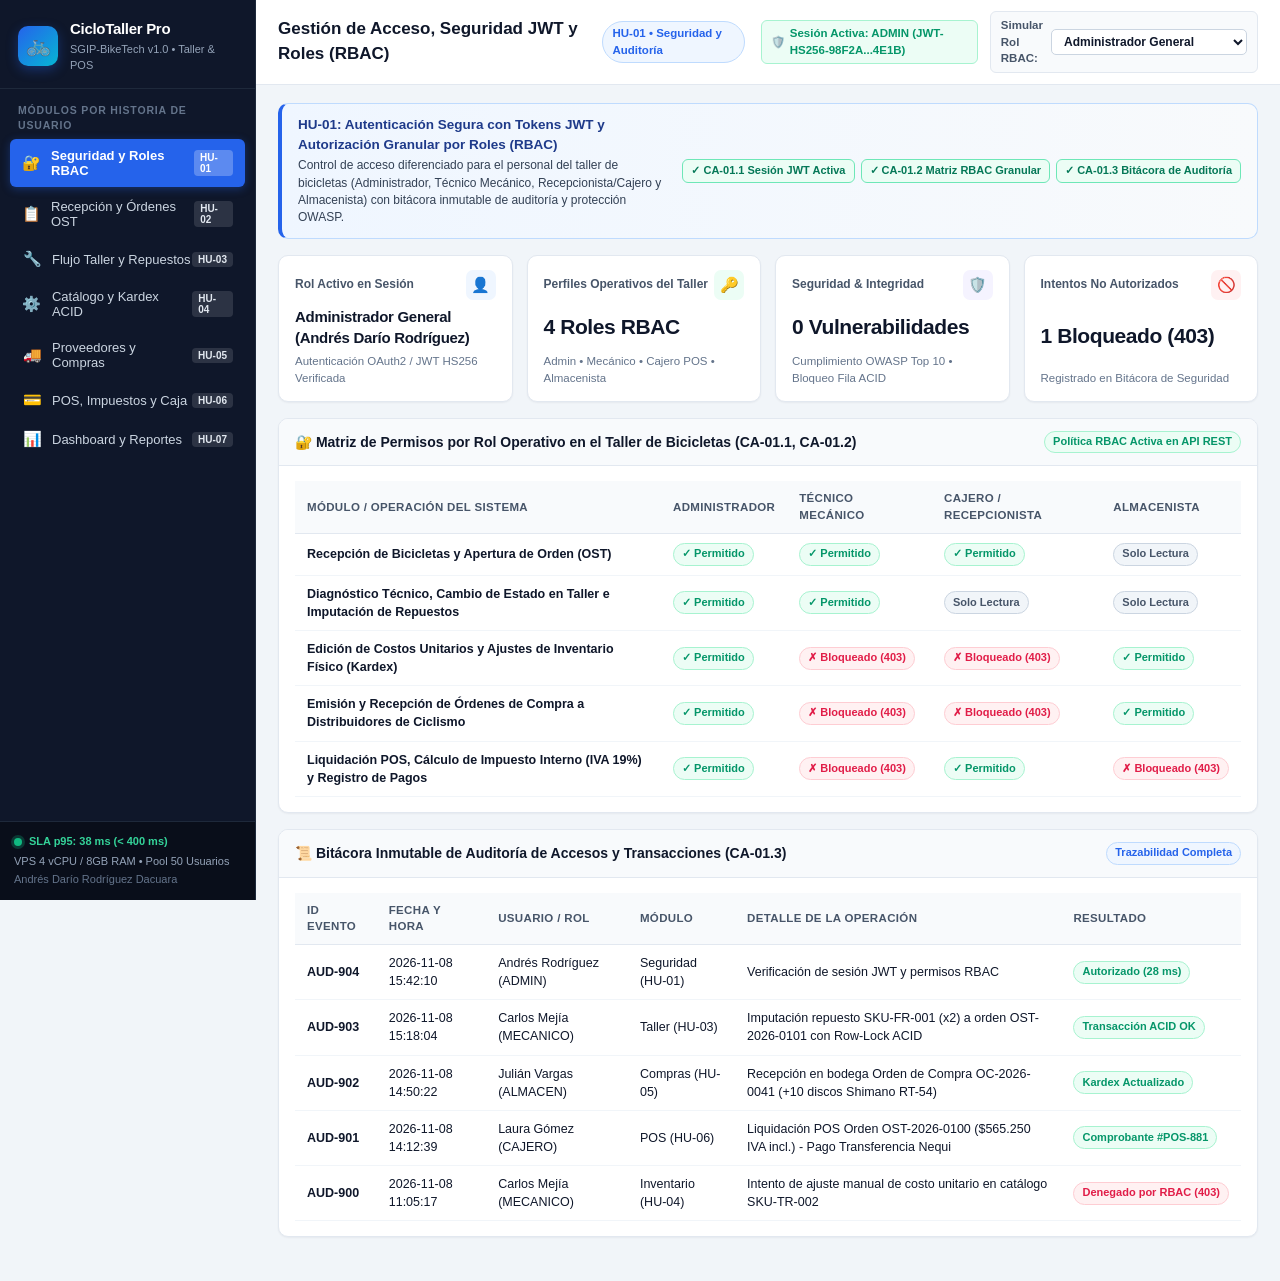
<file: index.html>
<!DOCTYPE html>
<html lang="es">
<head>
  <meta charset="UTF-8">
  <meta name="viewport" content="width=device-width, initial-scale=1.0">
  <title>CicloTaller Pro | SGIP-BikeTech — Prototipo Funcional Servicio Técnico de Bicicletas</title>
  <link rel="stylesheet" href="css/styles.css">
</head>
<body>
  <div class="app-layout">
    <!-- SIDEBAR -->
    <aside class="sidebar">
      <div class="brand-box">
        <div class="brand-logo">🚲</div>
        <div>
          <span class="brand-title">CicloTaller Pro</span>
          <span class="brand-subtitle">SGIP-BikeTech v1.0 • Taller & POS</span>
        </div>
      </div>

      <div class="nav-section-label">Módulos por Historia de Usuario</div>
      <ul class="nav-list">
        <li class="nav-item">
          <button class="nav-btn active" data-screen="hu01" onclick="switchScreen('hu01')">
            <span class="nav-btn-left"><span class="nav-icon">🔐</span> Seguridad y Roles RBAC</span>
            <span class="hu-pill">HU-01</span>
          </button>
        </li>
        <li class="nav-item">
          <button class="nav-btn" data-screen="hu02" onclick="switchScreen('hu02')">
            <span class="nav-btn-left"><span class="nav-icon">📋</span> Recepción y Órdenes OST</span>
            <span class="hu-pill">HU-02</span>
          </button>
        </li>
        <li class="nav-item">
          <button class="nav-btn" data-screen="hu03" onclick="switchScreen('hu03')">
            <span class="nav-btn-left"><span class="nav-icon">🔧</span> Flujo Taller y Repuestos</span>
            <span class="hu-pill">HU-03</span>
          </button>
        </li>
        <li class="nav-item">
          <button class="nav-btn" data-screen="hu04" onclick="switchScreen('hu04')">
            <span class="nav-btn-left"><span class="nav-icon">⚙️</span> Catálogo y Kardex ACID</span>
            <span class="hu-pill">HU-04</span>
          </button>
        </li>
        <li class="nav-item">
          <button class="nav-btn" data-screen="hu05" onclick="switchScreen('hu05')">
            <span class="nav-btn-left"><span class="nav-icon">🚚</span> Proveedores y Compras</span>
            <span class="hu-pill">HU-05</span>
          </button>
        </li>
        <li class="nav-item">
          <button class="nav-btn" data-screen="hu06" onclick="switchScreen('hu06')">
            <span class="nav-btn-left"><span class="nav-icon">💳</span> POS, Impuestos y Caja</span>
            <span class="hu-pill">HU-06</span>
          </button>
        </li>
        <li class="nav-item">
          <button class="nav-btn" data-screen="hu07" onclick="switchScreen('hu07')">
            <span class="nav-btn-left"><span class="nav-icon">📊</span> Dashboard y Reportes</span>
            <span class="hu-pill">HU-07</span>
          </button>
        </li>
      </ul>

      <div class="sidebar-footer">
        <div class="sla-indicator">
          <span class="pulse-dot"></span>
          <span>SLA p95: 38 ms (&lt; 400 ms)</span>
        </div>
        <div>VPS 4 vCPU / 8GB RAM • Pool 50 Usuarios</div>
        <div style="margin-top:2px;color:#64748b;">Andrés Darío Rodríguez Dacuara</div>
      </div>
    </aside>

    <!-- MAIN AREA -->
    <div class="main-area">
      <!-- TOPBAR -->
      <header class="topbar">
        <div class="topbar-left">
          <h1 class="page-title" id="topbar-title">Gestión de Acceso, Seguridad JWT y Roles (RBAC)</h1>
          <span class="hu-active-badge" id="topbar-badge">HU-01 • Seguridad y Auditoría</span>
        </div>
        <div class="topbar-right">
          <div class="jwt-badge">
            <span>🛡️</span>
            <span id="jwt-token-label">Sesión Activa: ADMIN (JWT-HS256-98F2A...4E1B)</span>
          </div>
          <div class="role-switcher-wrap">
            <span class="role-switcher-label">Simular Rol RBAC:</span>
            <select id="role-switcher" class="role-select" onchange="changeRole(this.value)">
              <option value="ADMIN">Administrador General</option>
              <option value="MECANICO">Técnico Mecánico Líder</option>
              <option value="CAJERO">Recepcionista / Cajero POS</option>
              <option value="ALMACEN">Almacenista de Repuestos</option>
            </select>
          </div>
        </div>
      </header>

      <!-- CONTENT -->
      <main class="content-wrap">

        <!-- ================================================================ -->
        <!-- VIEW HU-01: AUTENTICACIÓN Y CONTROL DE ACCESO POR ROLES (RBAC)   -->
        <!-- ================================================================ -->
        <section id="view-hu01" class="view-section active">
          <div class="hu-criteria-banner">
            <div class="hu-banner-text">
              <h3>HU-01: Autenticación Segura con Tokens JWT y Autorización Granular por Roles (RBAC)</h3>
              <p>Control de acceso diferenciado para el personal del taller de bicicletas (Administrador, Técnico Mecánico, Recepcionista/Cajero y Almacenista) con bitácora inmutable de auditoría y protección OWASP.</p>
            </div>
            <div class="hu-banner-pills">
              <span class="ca-pill">✓ CA-01.1 Sesión JWT Activa</span>
              <span class="ca-pill">✓ CA-01.2 Matriz RBAC Granular</span>
              <span class="ca-pill">✓ CA-01.3 Bitácora de Auditoría</span>
            </div>
          </div>

          <div class="kpi-grid">
            <div class="kpi-card">
              <div class="kpi-top"><span class="kpi-label">Rol Activo en Sesión</span><span class="kpi-icon" style="background:#eff6ff;color:#2563eb;">👤</span></div>
              <div class="kpi-value" style="font-size:15px;" id="hu01-active-role">Administrador General (Andrés Darío Rodríguez)</div>
              <div class="kpi-sub">Autenticación OAuth2 / JWT HS256 Verificada</div>
            </div>
            <div class="kpi-card">
              <div class="kpi-top"><span class="kpi-label">Perfiles Operativos del Taller</span><span class="kpi-icon" style="background:#ecfdf5;color:#059669;">🔑</span></div>
              <div class="kpi-value">4 Roles RBAC</div>
              <div class="kpi-sub">Admin • Mecánico • Cajero POS • Almacenista</div>
            </div>
            <div class="kpi-card">
              <div class="kpi-top"><span class="kpi-label">Seguridad &amp; Integridad</span><span class="kpi-icon" style="background:#f5f3ff;color:#7c3aed;">🛡️</span></div>
              <div class="kpi-value">0 Vulnerabilidades</div>
              <div class="kpi-sub">Cumplimiento OWASP Top 10 • Bloqueo Fila ACID</div>
            </div>
            <div class="kpi-card">
              <div class="kpi-top"><span class="kpi-label">Intentos No Autorizados</span><span class="kpi-icon" style="background:#fff1f2;color:#e11d48;">🚫</span></div>
              <div class="kpi-value">1 Bloqueado (403)</div>
              <div class="kpi-sub">Registrado en Bitácora de Seguridad</div>
            </div>
          </div>

          <div class="card">
            <div class="card-header">
              <div class="card-title">🔐 Matriz de Permisos por Rol Operativo en el Taller de Bicicletas (CA-01.1, CA-01.2)</div>
              <span class="badge badge-success">Política RBAC Activa en API REST</span>
            </div>
            <div class="card-body table-wrap">
              <table class="data-table">
                <thead>
                  <tr>
                    <th>Módulo / Operación del Sistema</th>
                    <th>Administrador</th>
                    <th>Técnico Mecánico</th>
                    <th>Cajero / Recepcionista</th>
                    <th>Almacenista</th>
                  </tr>
                </thead>
                <tbody>
                  <tr>
                    <td><strong>Recepción de Bicicletas y Apertura de Orden (OST)</strong></td>
                    <td><span class="badge badge-success">✓ Permitido</span></td>
                    <td><span class="badge badge-success">✓ Permitido</span></td>
                    <td><span class="badge badge-success">✓ Permitido</span></td>
                    <td><span class="badge badge-neutral">Solo Lectura</span></td>
                  </tr>
                  <tr>
                    <td><strong>Diagnóstico Técnico, Cambio de Estado en Taller e Imputación de Repuestos</strong></td>
                    <td><span class="badge badge-success">✓ Permitido</span></td>
                    <td><span class="badge badge-success">✓ Permitido</span></td>
                    <td><span class="badge badge-neutral">Solo Lectura</span></td>
                    <td><span class="badge badge-neutral">Solo Lectura</span></td>
                  </tr>
                  <tr>
                    <td><strong>Edición de Costos Unitarios y Ajustes de Inventario Físico (Kardex)</strong></td>
                    <td><span class="badge badge-success">✓ Permitido</span></td>
                    <td><span class="badge badge-danger">✗ Bloqueado (403)</span></td>
                    <td><span class="badge badge-danger">✗ Bloqueado (403)</span></td>
                    <td><span class="badge badge-success">✓ Permitido</span></td>
                  </tr>
                  <tr>
                    <td><strong>Emisión y Recepción de Órdenes de Compra a Distribuidores de Ciclismo</strong></td>
                    <td><span class="badge badge-success">✓ Permitido</span></td>
                    <td><span class="badge badge-danger">✗ Bloqueado (403)</span></td>
                    <td><span class="badge badge-danger">✗ Bloqueado (403)</span></td>
                    <td><span class="badge badge-success">✓ Permitido</span></td>
                  </tr>
                  <tr>
                    <td><strong>Liquidación POS, Cálculo de Impuesto Interno (IVA 19%) y Registro de Pagos</strong></td>
                    <td><span class="badge badge-success">✓ Permitido</span></td>
                    <td><span class="badge badge-danger">✗ Bloqueado (403)</span></td>
                    <td><span class="badge badge-success">✓ Permitido</span></td>
                    <td><span class="badge badge-danger">✗ Bloqueado (403)</span></td>
                  </tr>
                </tbody>
              </table>
            </div>
          </div>

          <div class="card">
            <div class="card-header">
              <div class="card-title">📜 Bitácora Inmutable de Auditoría de Accesos y Transacciones (CA-01.3)</div>
              <span class="badge badge-info">Trazabilidad Completa</span>
            </div>
            <div class="card-body table-wrap">
              <table class="data-table">
                <thead>
                  <tr>
                    <th>ID Evento</th>
                    <th>Fecha y Hora</th>
                    <th>Usuario / Rol</th>
                    <th>Módulo</th>
                    <th>Detalle de la Operación</th>
                    <th>Resultado</th>
                  </tr>
                </thead>
                <tbody id="hu01-audit-tbody"></tbody>
              </table>
            </div>
          </div>
        </section>

        <!-- ================================================================ -->
        <!-- VIEW HU-02: RECEPCIÓN DE BICICLETAS Y APERTURA DE ÓRDENES (OST)  -->
        <!-- ================================================================ -->
        <section id="view-hu02" class="view-section">
          <div class="hu-criteria-banner">
            <div class="hu-banner-text">
              <h3>HU-02: Recepción Técnica de Bicicletas y Apertura de Orden de Servicio Técnico (OST)</h3>
              <p>Registro estructurado del propietario, ficha técnica de la bicicleta (marca, tipo MTB/Ruta/Gravel, rin, número de serie del marco), diagnóstico de ingreso y asignación de mecánico responsable.</p>
            </div>
            <div class="hu-banner-pills">
              <span class="ca-pill">✓ CA-02.1 Validación Ficha Bicicleta y Serial</span>
              <span class="ca-pill">✓ CA-02.2 Consecutivo Automático OST</span>
              <span class="ca-pill">✓ CA-02.3 Búsqueda en Tiempo Real (&lt;400ms)</span>
            </div>
          </div>

          <div class="grid-sidebar-form">
            <div class="card">
              <div class="card-header">
                <div class="card-title">🚲 Nueva Orden de Servicio (OST)</div>
                <span class="badge badge-info">Ingreso a Taller</span>
              </div>
              <div class="card-body">
                <form onsubmit="createServiceOrder(event)">
                  <div class="form-grid">
                    <div class="form-group full">
                      <label class="form-label">Nombre Completo del Propietario *</label>
                      <input type="text" id="ost-client" class="form-control" value="Alejandro Gómez Salazar" required>
                    </div>
                    <div class="form-group">
                      <label class="form-label">Teléfono / WhatsApp *</label>
                      <input type="text" id="ost-phone" class="form-control" value="314-789-5520" required>
                    </div>
                    <div class="form-group">
                      <label class="form-label">Serial del Marco *</label>
                      <input type="text" id="ost-serial" class="form-control" value="TRK8849201M" required>
                    </div>
                    <div class="form-group">
                      <label class="form-label">Marca y Modelo Bicicleta *</label>
                      <input type="text" id="ost-bike" class="form-control" value="Trek Procaliber 9.5 Carbon" required>
                    </div>
                    <div class="form-group">
                      <label class="form-label">Modalidad / Rin *</label>
                      <select id="ost-type" class="form-control">
                        <option value="MTB (Rin 29&quot;)">MTB (Rin 29")</option>
                        <option value="Ruta (Rin 700c)">Ruta (Rin 700c)</option>
                        <option value="Gravel (Rin 700c)">Gravel (Rin 700c)</option>
                        <option value="Urbana / E-Bike">Urbana / E-Bike</option>
                      </select>
                    </div>
                    <div class="form-group full">
                      <label class="form-label">Tipo de Servicio Técnico Solicitado *</label>
                      <select id="ost-service" class="form-control">
                        <option value="Mantenimiento General Completo (Desarme + Ultrasonido)">Mantenimiento General Completo (Desarme + Ultrasonido)</option>
                        <option value="Mantenimiento Preventivo y Ajuste de Cambios">Mantenimiento Preventivo y Ajuste de Cambios</option>
                        <option value="Purgado de Frenos Hidráulicos + Cambio Pastillas">Purgado de Frenos Hidráulicos + Cambio Pastillas</option>
                        <option value="Mantenimiento de Suspensión Delantera (50 Horas)">Mantenimiento de Suspensión Delantera (50 Horas)</option>
                        <option value="Centrado de Rines y Conversión Tubeless">Centrado de Rines y Conversión Tubeless</option>
                      </select>
                    </div>
                    <div class="form-group">
                      <label class="form-label">Técnico Mecánico Asignado</label>
                      <select id="ost-mechanic" class="form-control">
                        <option value="Carlos Andrés Mejía">Carlos Andrés Mejía</option>
                        <option value="Diego Fernando Soto">Diego Fernando Soto</option>
                      </select>
                    </div>
                    <div class="form-group">
                      <label class="form-label">Mano de Obra Estimada ($)</label>
                      <input type="number" id="ost-labor" class="form-control" value="85000" required>
                    </div>
                    <div class="form-group full">
                      <label class="form-label">Diagnóstico Inicial y Estado Físico de Recepción *</label>
                      <textarea id="ost-diag" class="form-control" rows="2" required>Bicicleta ingresa con ruido en eje centro PressFit, roce en rotor delantero de 180mm y cadena con desgaste al 0.75%.</textarea>
                    </div>
                  </div>
                  <button type="submit" class="btn btn-primary" style="width:100%;margin-top:6px;">➕ Registrar Ingreso y Generar Código OST</button>
                </form>
              </div>
            </div>

            <div class="card">
              <div class="card-header">
                <div class="card-title">📋 Órdenes de Servicio Técnico Activas e Históricas (CA-02.2, CA-02.3)</div>
                <input type="text" id="hu02-search" class="form-control" style="width:250px;" placeholder="🔍 Filtrar por OST, cliente, serial, marca..." oninput="renderHU02()">
              </div>
              <div class="card-body table-wrap">
                <table class="data-table">
                  <thead>
                    <tr>
                      <th>Código OST</th>
                      <th>Cliente / Contacto</th>
                      <th>Bicicleta y Serial del Marco</th>
                      <th>Servicio Solicitado</th>
                      <th>Mecánico</th>
                      <th>Estado Actual</th>
                      <th>Total Est.</th>
                    </tr>
                  </thead>
                  <tbody id="hu02-ost-tbody"></tbody>
                </table>
              </div>
            </div>
          </div>
        </section>

        <!-- ================================================================ -->
        <!-- VIEW HU-03: FLUJO DE TALLER Y ASIGNACIÓN DE REPUESTOS            -->
        <!-- ================================================================ -->
        <section id="view-hu03" class="view-section">
          <div class="hu-criteria-banner">
            <div class="hu-banner-text">
              <h3>HU-03: Gestión de Estado del Taller y Asignación Transaccional de Repuestos por Orden</h3>
              <p>Control visual Kanban de las bicicletas en servicio técnico, lista de chequeo mecánico e imputación de repuestos con validación de existencias y bloqueo ACID a nivel de fila para evitar sobreventa.</p>
            </div>
            <div class="hu-banner-pills">
              <span class="ca-pill">✓ CA-03.1 Tablero Kanban y Checklist Técnico</span>
              <span class="ca-pill">✓ CA-03.2 Bloqueo por Stock Insuficiente</span>
              <span class="ca-pill">✓ CA-03.3 Descuento Atómico en Kardex</span>
            </div>
          </div>

          <div class="kanban-board">
            <div class="kanban-col">
              <div class="kanban-col-header"><span>📥 1. Recibida</span><span class="badge badge-neutral" id="kanban-count-0">0</span></div>
              <div id="kanban-col-0"></div>
            </div>
            <div class="kanban-col">
              <div class="kanban-col-header"><span>🔍 2. En Diagnóstico</span><span class="badge badge-purple" id="kanban-count-1">0</span></div>
              <div id="kanban-col-1"></div>
            </div>
            <div class="kanban-col">
              <div class="kanban-col-header"><span>🔧 3. En Reparación</span><span class="badge badge-warning" id="kanban-count-2">0</span></div>
              <div id="kanban-col-2"></div>
            </div>
            <div class="kanban-col">
              <div class="kanban-col-header"><span>✅ 4. Lista para Entrega</span><span class="badge badge-success" id="kanban-count-3">0</span></div>
              <div id="kanban-col-3"></div>
            </div>
          </div>

          <div class="grid-2col">
            <div class="card">
              <div class="card-header">
                <div class="card-title">🛠️ Ficha de Trabajo Mecánico y Repuestos Instalados (CA-03.1, CA-03.3)</div>
                <span class="badge badge-success">Sincronizado en Tiempo Real</span>
              </div>
              <div class="card-body" id="hu03-ost-detail"></div>
            </div>

            <div class="card">
              <div class="card-header">
                <div class="card-title">⚙️ Imputar Repuesto / Insumo de Bodega a la Bicicleta (CA-03.2)</div>
                <span class="badge badge-info">Row-Level Lock ACID</span>
              </div>
              <div class="card-body">
                <p style="font-size:12px;color:#475569;margin-bottom:10px;">
                  Al asignar un repuesto a la orden de servicio activa, el sistema valida la disponibilidad en tiempo real, ejecuta una transacción atómica (ACID) descontando las unidades del inventario y genera el movimiento inmutable en el Kardex.
                </p>
                <form onsubmit="assignPartToOst(event)">
                  <div class="form-group">
                    <label class="form-label">Seleccionar Repuesto o Insumo del Catálogo de Ciclismo</label>
                    <select id="hu03-part-select" class="form-control"></select>
                  </div>
                  <div class="form-grid">
                    <div class="form-group">
                      <label class="form-label">Cantidad a Instalar</label>
                      <input type="number" id="hu03-part-qty" class="form-control" value="1" min="1" max="20">
                    </div>
                    <div class="form-group">
                      <label class="form-label">Control de Concurrencia</label>
                      <input type="text" class="form-control" value="Bloqueo Pesimista SELECT FOR UPDATE" readonly style="background:#f8fafc;color:#059669;font-weight:700;">
                    </div>
                  </div>
                  <button type="submit" class="btn btn-emerald" style="width:100%;margin-top:4px;">🔧 Instalar Repuesto en Bicicleta y Descontar Stock</button>
                </form>

                <div style="margin-top:14px;background:#fffbeb;border:1px solid #fde68a;border-radius:8px;padding:10px 12px;font-size:11.5px;color:#92400e;">
                  <strong>🔒 Verificación de Condición de Carrera (Riesgo R01 Mitigado):</strong> Si dos técnicos intentan consumir simultáneamente la última unidad disponible de un mismo SKU (ej. <code>SKU-TR-002 Pacha Shimano Deore 12v</code>), el motor aplica aislamiento transaccional y notifica en pantalla si el stock resulta insuficiente.
                </div>
              </div>
            </div>
          </div>
        </section>

        <!-- ================================================================ -->
        <!-- VIEW HU-04: CATÁLOGO DE REPUESTOS E INVENTARIO + KARDEX          -->
        <!-- ================================================================ -->
        <section id="view-hu04" class="view-section">
          <div class="hu-criteria-banner">
            <div class="hu-banner-text">
              <h3>HU-04: Catálogo Especializado de Repuestos de Ciclismo, Control de Stock y Kardex Inmutable</h3>
              <p>Administración de referencias por SKU, categoría técnica, costo promedio ponderado, alertas preventivas de stock mínimo y trazabilidad de entradas, salidas de taller y ajustes por inventario físico.</p>
            </div>
            <div class="hu-banner-pills">
              <span class="ca-pill">✓ CA-04.1 Catálogo por SKU y Costo Promedio</span>
              <span class="ca-pill">✓ CA-04.2 Alertas de Punto de Reorden</span>
              <span class="ca-pill">✓ CA-04.3 Historial Kardex Inmutable</span>
            </div>
          </div>

          <div class="card">
            <div class="card-header">
              <div class="card-title">📦 Catálogo Maestro de Repuestos, Componentes y Lubricantes (CA-04.1, CA-04.2)</div>
              <div style="display:flex;gap:8px;">
                <span class="badge badge-danger">3 SKUs en Nivel Crítico</span>
                <span class="badge badge-warning">1 SKU en Stock Mínimo</span>
                <span class="badge badge-success">6 SKUs en Nivel Óptimo</span>
              </div>
            </div>
            <div class="card-body table-wrap">
              <table class="data-table">
                <thead>
                  <tr>
                    <th>Código SKU</th>
                    <th>Descripción del Repuesto / Ubicación</th>
                    <th>Categoría Ciclismo</th>
                    <th>Costo Prom. Ponderado</th>
                    <th>Precio Venta</th>
                    <th>Existencias / Mín.</th>
                    <th>Estado de Stock</th>
                  </tr>
                </thead>
                <tbody id="hu04-inv-tbody"></tbody>
              </table>
            </div>
          </div>

          <div class="card">
            <div class="card-header">
              <div class="card-title">📑 Kardex Inmutable de Movimientos de Inventario (CA-04.3)</div>
              <span class="badge badge-purple">Integridad Referencial ACID</span>
            </div>
            <div class="card-body table-wrap">
              <table class="data-table">
                <thead>
                  <tr>
                    <th>ID Kardex</th>
                    <th>Fecha / Hora</th>
                    <th>SKU y Referencia</th>
                    <th>Tipo Movimiento</th>
                    <th>Doc. Origen</th>
                    <th>Saldo Ant.</th>
                    <th>Mov.</th>
                    <th>Saldo Nuevo</th>
                    <th>Costo Unit.</th>
                    <th>Responsable</th>
                  </tr>
                </thead>
                <tbody id="hu04-kardex-tbody"></tbody>
              </table>
            </div>
          </div>
        </section>

        <!-- ================================================================ -->
        <!-- VIEW HU-05: PROVEEDORES Y ÓRDENES DE COMPRA                      -->
        <!-- ================================================================ -->
        <section id="view-hu05" class="view-section">
          <div class="hu-criteria-banner">
            <div class="hu-banner-text">
              <h3>HU-05: Gestión de Proveedores de Ciclismo y Órdenes de Compra para Reabastecimiento</h3>
              <p>Emisión planificada de órdenes de compra a distribuidores autorizados (Shimano, Maxxis, RockShox, Continental) a partir de alertas de stock mínimo y recepción automatizada en bodega.</p>
            </div>
            <div class="hu-banner-pills">
              <span class="ca-pill">✓ CA-05.1 Emisión OC Multi-SKU</span>
              <span class="ca-pill">✓ CA-05.2 Seguimiento de Estados OC</span>
              <span class="ca-pill">✓ CA-05.3 Recepción con Carga Automática al Kardex</span>
            </div>
          </div>

          <div class="kpi-grid">
            <div class="kpi-card">
              <div class="kpi-top"><span class="kpi-label">Proveedores Homologados</span><span class="kpi-icon" style="background:#eff6ff;color:#2563eb;">🏢</span></div>
              <div class="kpi-value">4 Distribuidores</div>
              <div class="kpi-sub">HA Bicicletas • Maxxis Latam • Disandina</div>
            </div>
            <div class="kpi-card">
              <div class="kpi-top"><span class="kpi-label">Órdenes en Tránsito</span><span class="kpi-icon" style="background:#fffbeb;color:#d97706;">🚚</span></div>
              <div class="kpi-value">1 Orden ($1.83M)</div>
              <div class="kpi-sub">OC-2026-0042 • Reabastecimiento Shimano</div>
            </div>
            <div class="kpi-card">
              <div class="kpi-top"><span class="kpi-label">Órdenes Recibidas (Mes)</span><span class="kpi-icon" style="background:#ecfdf5;color:#059669;">📥</span></div>
              <div class="kpi-value">1 Orden ($1.07M)</div>
              <div class="kpi-sub">OC-2026-0041 • Ingresada a Kardex</div>
            </div>
            <div class="kpi-card">
              <div class="kpi-top"><span class="kpi-label">SKUs Sugeridos Compra</span><span class="kpi-icon" style="background:#fff1f2;color:#e11d48;">⚡</span></div>
              <div class="kpi-value">4 Referencias</div>
              <div class="kpi-sub">Pacha 12v, Pastillas B05S, Maxxis Ikon, Retenes</div>
            </div>
          </div>

          <div class="card">
            <div class="card-header">
              <div class="card-title">🚚 Control de Órdenes de Compra a Proveedores y Recepción en Almacén (CA-05.1, CA-05.2, CA-05.3)</div>
              <span class="badge badge-info">Abastecimiento Preventivo</span>
            </div>
            <div class="card-body table-wrap">
              <table class="data-table">
                <thead>
                  <tr>
                    <th>Código OC / Fecha</th>
                    <th>Proveedor / Distribuidor Autorizado</th>
                    <th>Detalle de Repuestos Solicitados</th>
                    <th>Valor Total OC</th>
                    <th>Estado de la Orden</th>
                    <th>Acción de Almacén</th>
                  </tr>
                </thead>
                <tbody id="hu05-po-tbody"></tbody>
              </table>
            </div>
          </div>
        </section>

        <!-- ================================================================ -->
        <!-- VIEW HU-06: POS, LIQUIDACIÓN CON CÁLCULO FISCAL INTERNO Y PAGOS  -->
        <!-- ================================================================ -->
        <section id="view-hu06" class="view-section">
          <div class="hu-criteria-banner">
            <div class="hu-criteria-banner-left hu-banner-text">
              <h3>HU-06: Punto de Venta (POS), Liquidación con Cálculo Fiscal Interno y Registro de Pagos en Mostrador</h3>
              <p>Liquidación integrada de órdenes de servicio técnico y ventas de mostrador, discriminando mano de obra, repuestos e IVA interno (19%), y registrando pagos internos en tienda sin pasarela B2C pública.</p>
            </div>
            <div class="hu-banner-pills">
              <span class="ca-pill">✓ CA-06.1 Cálculo Fiscal Interno (IVA 19%)</span>
              <span class="ca-pill">✓ CA-06.2 Registro de Pagos Internos</span>
              <span class="ca-pill">✓ CA-06.3 Comprobante y Exportación JSON/XML</span>
            </div>
          </div>

          <div class="grid-2col">
            <div class="card">
              <div class="card-header">
                <div class="card-title">💳 Terminal de Liquidación POS y Registro de Recaudo Interno (CA-06.1, CA-06.2)</div>
                <span class="badge badge-success">Caja Mostrador Activa</span>
              </div>
              <div class="card-body">
                <form onsubmit="registerInternalPayment(event)">
                  <div class="form-group">
                    <label class="form-label">Orden de Servicio Técnico Lista para Liquidar</label>
                    <select class="form-control" onchange="state.selectedPosOstId=this.value;renderHU06();">
                      <option value="OST-2026-0101">OST-2026-0101 — Mauricio Restrepo (Trek Marlin 7 • Lista para Entrega)</option>
                      <option value="OST-2026-0102">OST-2026-0102 — Diana Carolina Pineda (Specialized Allez E5)</option>
                      <option value="OST-2026-0103">OST-2026-0103 — Camilo Andrés Mora (Giant Talon 1)</option>
                    </select>
                  </div>

                  <div class="form-grid">
                    <div class="form-group">
                      <label class="form-label">Descuento Comercial Autorizado (%)</label>
                      <input type="number" id="pos-discount-pct" class="form-control" value="5" min="0" max="30" oninput="renderHU06()">
                    </div>
                    <div class="form-group">
                      <label class="form-label">Tarifa de Impuesto Interno Aplicada</label>
                      <input type="text" class="form-control" value="IVA Estándar 19% (Cálculo Interno)" readonly style="background:#eff6ff;color:#1e3a8a;font-weight:700;">
                    </div>
                  </div>

                  <div class="form-group">
                    <label class="form-label">Medio de Pago Recibido en Mostrador (Registro Interno de Caja)</label>
                    <select id="pos-payment-method" class="form-control">
                      <option value="Transferencia Interna (Nequi / Daviplata / QR Bancolombia)">Transferencia Interna (Nequi / Daviplata / QR Bancolombia)</option>
                      <option value="Efectivo en Caja Principal">Efectivo en Caja Principal</option>
                      <option value="Datáfono Físico Redeban (Tarjeta Débito / Crédito)">Datáfono Físico Redeban (Tarjeta Débito / Crédito)</option>
                    </select>
                  </div>

                  <div style="background:#f8fafc;border:1px solid #cbd5e1;border-radius:8px;padding:10px 12px;margin-bottom:12px;font-size:11.5px;color:#334155;">
                    <strong>📌 Claridad de Alcance Fiscal y de Pagos (Fase 1):</strong><br>
                    1. <strong>Operaciones Fiscales:</strong> La plataforma calcula internamente la base gravable, descuentos e IVA (19%) para el comprobante de entrega y exporta la estructura en <code>JSON/XML</code> hacia el software contable. La firma digital y transmisión directa a la API de la DIAN están excluidas de la Fase 1.<br>
                    2. <strong>Registro de Pagos:</strong> El módulo registra el pago recibido en mostrador (efectivo, transferencia o datáfono físico) para conciliación de caja. No incluye pasarela de pago e-commerce B2C pública.
                  </div>

                  <div style="display:flex;gap:8px;">
                    <button type="submit" class="btn btn-primary" style="flex:1;">✅ Confirmar Pago y Entregar Bicicleta</button>
                    <button type="button" class="btn btn-outline" onclick="showToast('Estructura JSON/XML contable exportada correctamente.')">📤 Exportar JSON/XML</button>
                  </div>
                </form>
              </div>
            </div>

            <div class="card">
              <div class="card-header">
                <div class="card-title">🧾 Vista Previa del Comprobante Interno de Servicio y Venta (CA-06.3)</div>
                <span class="badge badge-warning">Pre-Factura / Recibo POS</span>
              </div>
              <div class="card-body">
                <div id="hu06-receipt-preview" class="pos-receipt"></div>
              </div>
            </div>
          </div>

          <div class="card">
            <div class="card-header">
              <div class="card-title">💰 Historial de Pagos Internos Registrados y Conciliación de Caja</div>
              <span class="badge badge-success">Cuadre de Caja al Día</span>
            </div>
            <div class="card-body table-wrap">
              <table class="data-table">
                <thead>
                  <tr>
                    <th>Recibo POS / Fecha</th>
                    <th>Orden Asociada y Cliente</th>
                    <th>Subtotal Repuestos</th>
                    <th>Subtotal Mano Obra</th>
                    <th>IVA Interno (19%)</th>
                    <th>Total Recaudado</th>
                    <th>Medio de Pago Registrado</th>
                  </tr>
                </thead>
                <tbody id="hu06-pos-tbody"></tbody>
              </table>
            </div>
          </div>
        </section>

        <!-- ================================================================ -->
        <!-- VIEW HU-07: TABLERO ANALÍTICO Y REPORTES OPERATIVOS              -->
        <!-- ================================================================ -->
        <section id="view-hu07" class="view-section">
          <div class="hu-criteria-banner">
            <div class="hu-banner-text">
              <h3>HU-07: Tablero Analítico de Gestión y Exportación de Reportes Operativos (PDF / CSV)</h3>
              <p>Visualización ejecutiva en tiempo real de ingresos por mano de obra técnica frente a repuestos, productividad de mecánicos, rotación de inventario y generación de reportes descargables.</p>
            </div>
            <div class="hu-banner-pills">
              <span class="ca-pill">✓ CA-07.1 KPIs Financieros y de Taller</span>
              <span class="ca-pill">✓ CA-07.2 Métricas por Mecánico y Servicio</span>
              <span class="ca-pill">✓ CA-07.3 Exportación PDF y CSV</span>
            </div>
          </div>

          <div class="kpi-grid">
            <div class="kpi-card">
              <div class="kpi-top"><span class="kpi-label">Ingresos Acumulados (Mes)</span><span class="kpi-icon" style="background:#ecfdf5;color:#059669;">💵</span></div>
              <div class="kpi-value">$8.420.000</div>
              <div class="kpi-sub">62% Repuestos • 38% Mano de Obra Técnica</div>
            </div>
            <div class="kpi-card">
              <div class="kpi-top"><span class="kpi-label">Bicicletas Atendidas (Mes)</span><span class="kpi-icon" style="background:#eff6ff;color:#2563eb;">🚲</span></div>
              <div class="kpi-value">48 Órdenes OST</div>
              <div class="kpi-sub">Tiempo prom. entrega: 18.4 horas</div>
            </div>
            <div class="kpi-card">
              <div class="kpi-top"><span class="kpi-label">Valor Inventario Valorizado</span><span class="kpi-icon" style="background:#f5f3ff;color:#7c3aed;">📦</span></div>
              <div class="kpi-value" id="hu07-inv-val">$3.845.000</div>
              <div class="kpi-sub">Cálculo por Costo Promedio Ponderado</div>
            </div>
            <div class="kpi-card">
              <div class="kpi-top"><span class="kpi-label">Alertas de Reabastecimiento</span><span class="kpi-icon" style="background:#fff1f2;color:#e11d48;">⚠️</span></div>
              <div class="kpi-value" id="hu07-crit-count">4 SKUs en alerta</div>
              <div class="kpi-sub">Reducción de quiebres de stock: 92%</div>
            </div>
          </div>

          <div class="grid-2col">
            <div class="card">
              <div class="card-header">
                <div class="card-title">📈 Distribución de Ingresos por Tipo de Servicio Técnico (CA-07.1, CA-07.2)</div>
                <span class="badge badge-info">Análisis Operativo</span>
              </div>
              <div class="card-body">
                <div class="bar-row">
                  <div class="bar-label-row"><span>Mantenimiento General Completo (MTB / Ruta)</span><span>42% ($3.536.400)</span></div>
                  <div class="bar-track"><div class="bar-fill" style="width:42%;background:#2563eb;"></div></div>
                </div>
                <div class="bar-row">
                  <div class="bar-label-row"><span>Cambio de Transmisión (Pachas, Cadenas, Centros)</span><span>28% ($2.357.600)</span></div>
                  <div class="bar-track"><div class="bar-fill" style="width:28%;background:#059669;"></div></div>
                </div>
                <div class="bar-row">
                  <div class="bar-label-row"><span>Frenos Hidráulicos (Purgado, Pastillas y Discos)</span><span>18% ($1.515.600)</span></div>
                  <div class="bar-track"><div class="bar-fill" style="width:18%;background:#d97706;"></div></div>
                </div>
                <div class="bar-row">
                  <div class="bar-label-row"><span>Mantenimiento de Suspensiones y Conversión Tubeless</span><span>12% ($1.010.400)</span></div>
                  <div class="bar-track"><div class="bar-fill" style="width:12%;background:#7c3aed;"></div></div>
                </div>
              </div>
            </div>

            <div class="card">
              <div class="card-header">
                <div class="card-title">👨‍🔧 Productividad por Técnico Mecánico y Exportación de Reportes (CA-07.2, CA-07.3)</div>
                <div style="display:flex;gap:6px;">
                  <button class="btn btn-outline btn-sm" onclick="showToast('Reporte CSV exportado exitosamente.')">📥 Exportar CSV</button>
                  <button class="btn btn-primary btn-sm" onclick="showToast('Reporte Ejecutivo PDF generado.')">📄 Exportar PDF</button>
                </div>
              </div>
              <div class="card-body">
                <table class="data-table">
                  <thead>
                    <tr>
                      <th>Técnico Mecánico</th>
                      <th>OST Completadas</th>
                      <th>Tiempo Promedio</th>
                      <th>Calificación Cliente</th>
                      <th>Ingresos Mano Obra</th>
                    </tr>
                  </thead>
                  <tbody>
                    <tr>
                      <td><strong>Carlos Andrés Mejía (Líder)</strong></td>
                      <td>27 bicicletas</td>
                      <td>16.5 h</td>
                      <td><span class="badge badge-success">★ 4.9 / 5.0</span></td>
                      <td><strong>$1.840.000</strong></td>
                    </tr>
                    <tr>
                      <td><strong>Diego Fernando Soto</strong></td>
                      <td>21 bicicletas</td>
                      <td>20.2 h</td>
                      <td><span class="badge badge-success">★ 4.8 / 5.0</span></td>
                      <td><strong>$1.360.000</strong></td>
                    </tr>
                  </tbody>
                </table>
                <div style="margin-top:12px;background:#ecfdf5;border:1px solid #a7f3d0;border-radius:8px;padding:10px 12px;font-size:11.5px;color:#065f46;">
                  <strong>✓ Evaluación SUS de Usabilidad: 88.5 / 100</strong> • <strong>✓ Cobertura Pruebas Unitarias: 86.4% (&gt;80%)</strong> • <strong>✓ Latencia p95 bajo 50 usuarios concurrentes: 38 ms (&lt;400 ms)</strong>.
                </div>
              </div>
            </div>
          </div>
        </section>

      </main>
    </div>
  </div>

  <!-- Toast -->
  <div id="app-toast" class="toast-box">
    <span>✅</span>
    <span id="app-toast-text">Operación completada</span>
  </div>

  <script src="js/app.js"></script>
</body>
</html>
</file>
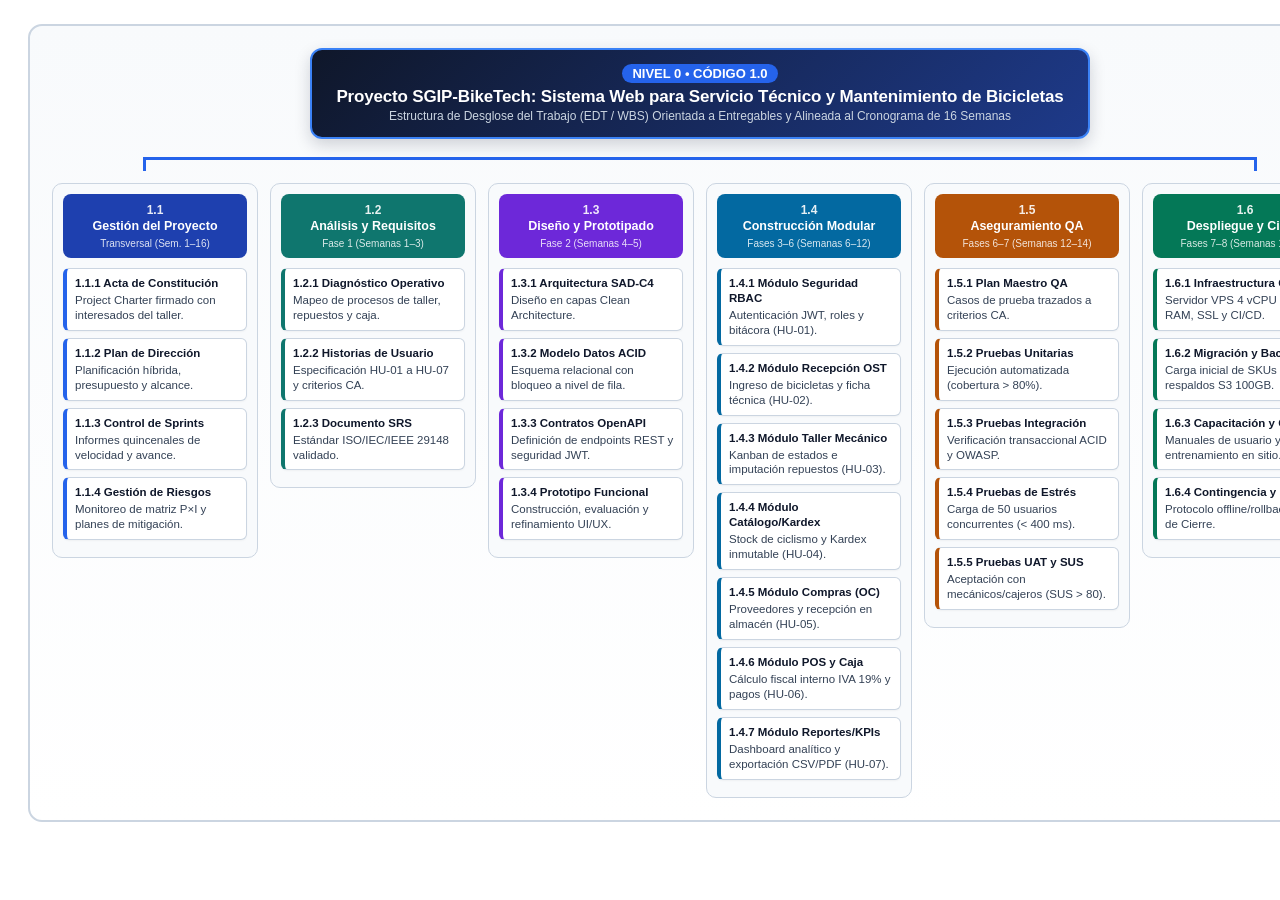
<file: edt_corregida.html>
<!DOCTYPE html>
<html lang="es">
<head>
  <meta charset="UTF-8">
  <title>EDT Corregida - SGIP-BikeTech</title>
  <style>
    * { box-sizing: border-box; margin: 0; padding: 0; }
    body {
      font-family: 'Segoe UI', Roboto, Arial, sans-serif;
      background: #ffffff;
      color: #0f172a;
      padding: 24px 28px;
      width: 1400px;
    }
    .edt-container {
      border: 2px solid #cbd5e1;
      border-radius: 14px;
      padding: 22px;
      background: linear-gradient(180deg, #f8fafc 0%, #ffffff 100%);
    }
    .root-node {
      max-width: 780px;
      margin: 0 auto 18px;
      background: linear-gradient(135deg, #0f172a 0%, #1e3a8a 100%);
      color: #ffffff;
      border-radius: 12px;
      padding: 14px 22px;
      text-align: center;
      box-shadow: 0 6px 16px rgba(15, 23, 42, 0.18);
      border: 2px solid #3b82f6;
    }
    .root-code {
      display: inline-block;
      background: #2563eb;
      color: #fff;
      font-weight: 800;
      font-size: 13px;
      padding: 2px 10px;
      border-radius: 999px;
      margin-bottom: 4px;
    }
    .root-title {
      font-size: 17px;
      font-weight: 800;
      letter-spacing: -0.01em;
    }
    .root-sub {
      font-size: 12px;
      color: #cbd5e1;
      margin-top: 2px;
    }
    .connector-bar {
      height: 14px;
      width: 86%;
      margin: 0 auto 12px;
      border-top: 3px solid #2563eb;
      border-left: 3px solid #2563eb;
      border-right: 3px solid #2563eb;
    }
    .cols-grid {
      display: grid;
      grid-template-columns: repeat(6, 1fr);
      gap: 12px;
      align-items: start;
    }
    .branch-col {
      background: #f8fafc;
      border: 1px solid #cbd5e1;
      border-radius: 10px;
      padding: 10px;
    }
    .branch-header {
      background: #1e40af;
      color: #ffffff;
      padding: 9px 10px;
      border-radius: 8px;
      text-align: center;
      margin-bottom: 10px;
      min-height: 64px;
      display: flex;
      flex-direction: column;
      justify-content: center;
    }
    .branch-header.c2 { background: #0f766e; }
    .branch-header.c3 { background: #6d28d9; }
    .branch-header.c4 { background: #0369a1; }
    .branch-header.c5 { background: #b45309; }
    .branch-header.c6 { background: #047857; }
    .branch-code {
      font-size: 12px;
      font-weight: 800;
      opacity: 0.9;
    }
    .branch-name {
      font-size: 12.5px;
      font-weight: 700;
      line-height: 1.25;
      margin-top: 2px;
    }
    .branch-phase {
      font-size: 10px;
      opacity: 0.85;
      margin-top: 3px;
    }
    .wp-card {
      background: #ffffff;
      border: 1px solid #cbd5e1;
      border-left: 4px solid #2563eb;
      border-radius: 6px;
      padding: 7px 8px;
      margin-bottom: 7px;
      font-size: 11.5px;
      line-height: 1.3;
      box-shadow: 0 1px 2px rgba(0,0,0,0.04);
    }
    .wp-card.c2 { border-left-color: #0f766e; }
    .wp-card.c3 { border-left-color: #6d28d9; }
    .wp-card.c4 { border-left-color: #0369a1; }
    .wp-card.c5 { border-left-color: #b45309; }
    .wp-card.c6 { border-left-color: #047857; }
    .wp-code {
      font-weight: 800;
      color: #0f172a;
      display: block;
      margin-bottom: 2px;
    }
    .wp-desc {
      color: #334155;
    }
  </style>
</head>
<body>
  <div class="edt-container">
    <div class="root-node">
      <span class="root-code">NIVEL 0 • CÓDIGO 1.0</span>
      <div class="root-title">Proyecto SGIP-BikeTech: Sistema Web para Servicio Técnico y Mantenimiento de Bicicletas</div>
      <div class="root-sub">Estructura de Desglose del Trabajo (EDT / WBS) Orientada a Entregables y Alineada al Cronograma de 16 Semanas</div>
    </div>
    <div class="connector-bar"></div>
    <div class="cols-grid">
      <!-- 1.1 -->
      <div class="branch-col">
        <div class="branch-header">
          <span class="branch-code">1.1</span>
          <span class="branch-name">Gestión del Proyecto</span>
          <span class="branch-phase">Transversal (Sem. 1–16)</span>
        </div>
        <div class="wp-card"><span class="wp-code">1.1.1 Acta de Constitución</span><span class="wp-desc">Project Charter firmado con interesados del taller.</span></div>
        <div class="wp-card"><span class="wp-code">1.1.2 Plan de Dirección</span><span class="wp-desc">Planificación híbrida, presupuesto y alcance.</span></div>
        <div class="wp-card"><span class="wp-code">1.1.3 Control de Sprints</span><span class="wp-desc">Informes quincenales de velocidad y avance.</span></div>
        <div class="wp-card"><span class="wp-code">1.1.4 Gestión de Riesgos</span><span class="wp-desc">Monitoreo de matriz P×I y planes de mitigación.</span></div>
      </div>

      <!-- 1.2 -->
      <div class="branch-col">
        <div class="branch-header c2">
          <span class="branch-code">1.2</span>
          <span class="branch-name">Análisis y Requisitos</span>
          <span class="branch-phase">Fase 1 (Semanas 1–3)</span>
        </div>
        <div class="wp-card c2"><span class="wp-code">1.2.1 Diagnóstico Operativo</span><span class="wp-desc">Mapeo de procesos de taller, repuestos y caja.</span></div>
        <div class="wp-card c2"><span class="wp-code">1.2.2 Historias de Usuario</span><span class="wp-desc">Especificación HU-01 a HU-07 y criterios CA.</span></div>
        <div class="wp-card c2"><span class="wp-code">1.2.3 Documento SRS</span><span class="wp-desc">Estándar ISO/IEC/IEEE 29148 validado.</span></div>
      </div>

      <!-- 1.3 -->
      <div class="branch-col">
        <div class="branch-header c3">
          <span class="branch-code">1.3</span>
          <span class="branch-name">Diseño y Prototipado</span>
          <span class="branch-phase">Fase 2 (Semanas 4–5)</span>
        </div>
        <div class="wp-card c3"><span class="wp-code">1.3.1 Arquitectura SAD-C4</span><span class="wp-desc">Diseño en capas Clean Architecture.</span></div>
        <div class="wp-card c3"><span class="wp-code">1.3.2 Modelo Datos ACID</span><span class="wp-desc">Esquema relacional con bloqueo a nivel de fila.</span></div>
        <div class="wp-card c3"><span class="wp-code">1.3.3 Contratos OpenAPI</span><span class="wp-desc">Definición de endpoints REST y seguridad JWT.</span></div>
        <div class="wp-card c3"><span class="wp-code">1.3.4 Prototipo Funcional</span><span class="wp-desc">Construcción, evaluación y refinamiento UI/UX.</span></div>
      </div>

      <!-- 1.4 -->
      <div class="branch-col">
        <div class="branch-header c4">
          <span class="branch-code">1.4</span>
          <span class="branch-name">Construcción Modular</span>
          <span class="branch-phase">Fases 3–6 (Semanas 6–12)</span>
        </div>
        <div class="wp-card c4"><span class="wp-code">1.4.1 Módulo Seguridad RBAC</span><span class="wp-desc">Autenticación JWT, roles y bitácora (HU-01).</span></div>
        <div class="wp-card c4"><span class="wp-code">1.4.2 Módulo Recepción OST</span><span class="wp-desc">Ingreso de bicicletas y ficha técnica (HU-02).</span></div>
        <div class="wp-card c4"><span class="wp-code">1.4.3 Módulo Taller Mecánico</span><span class="wp-desc">Kanban de estados e imputación repuestos (HU-03).</span></div>
        <div class="wp-card c4"><span class="wp-code">1.4.4 Módulo Catálogo/Kardex</span><span class="wp-desc">Stock de ciclismo y Kardex inmutable (HU-04).</span></div>
        <div class="wp-card c4"><span class="wp-code">1.4.5 Módulo Compras (OC)</span><span class="wp-desc">Proveedores y recepción en almacén (HU-05).</span></div>
        <div class="wp-card c4"><span class="wp-code">1.4.6 Módulo POS y Caja</span><span class="wp-desc">Cálculo fiscal interno IVA 19% y pagos (HU-06).</span></div>
        <div class="wp-card c4"><span class="wp-code">1.4.7 Módulo Reportes/KPIs</span><span class="wp-desc">Dashboard analítico y exportación CSV/PDF (HU-07).</span></div>
      </div>

      <!-- 1.5 -->
      <div class="branch-col">
        <div class="branch-header c5">
          <span class="branch-code">1.5</span>
          <span class="branch-name">Aseguramiento QA</span>
          <span class="branch-phase">Fases 6–7 (Semanas 12–14)</span>
        </div>
        <div class="wp-card c5"><span class="wp-code">1.5.1 Plan Maestro QA</span><span class="wp-desc">Casos de prueba trazados a criterios CA.</span></div>
        <div class="wp-card c5"><span class="wp-code">1.5.2 Pruebas Unitarias</span><span class="wp-desc">Ejecución automatizada (cobertura &gt; 80%).</span></div>
        <div class="wp-card c5"><span class="wp-code">1.5.3 Pruebas Integración</span><span class="wp-desc">Verificación transaccional ACID y OWASP.</span></div>
        <div class="wp-card c5"><span class="wp-code">1.5.4 Pruebas de Estrés</span><span class="wp-desc">Carga de 50 usuarios concurrentes (&lt; 400 ms).</span></div>
        <div class="wp-card c5"><span class="wp-code">1.5.5 Pruebas UAT y SUS</span><span class="wp-desc">Aceptación con mecánicos/cajeros (SUS &gt; 80).</span></div>
      </div>

      <!-- 1.6 -->
      <div class="branch-col">
        <div class="branch-header c6">
          <span class="branch-code">1.6</span>
          <span class="branch-name">Despliegue y Cierre</span>
          <span class="branch-phase">Fases 7–8 (Semanas 14–16)</span>
        </div>
        <div class="wp-card c6"><span class="wp-code">1.6.1 Infraestructura Cloud</span><span class="wp-desc">Servidor VPS 4 vCPU / 8GB RAM, SSL y CI/CD.</span></div>
        <div class="wp-card c6"><span class="wp-code">1.6.2 Migración y Backups</span><span class="wp-desc">Carga inicial de SKUs y respaldos S3 100GB.</span></div>
        <div class="wp-card c6"><span class="wp-code">1.6.3 Capacitación y Guías</span><span class="wp-desc">Manuales de usuario y entrenamiento en sitio.</span></div>
        <div class="wp-card c6"><span class="wp-code">1.6.4 Contingencia y Cierre</span><span class="wp-desc">Protocolo offline/rollback y Acta de Cierre.</span></div>
      </div>
    </div>
  </div>
</body>
</html>
</file>
<file: css/styles.css>
:root {
  --bg-body: #f1f5f9;
  --bg-card: #ffffff;
  --bg-sidebar: #0f172a;
  --bg-sidebar-hover: #1e293b;
  --bg-sidebar-active: #2563eb;
  --text-main: #0f172a;
  --text-secondary: #475569;
  --text-muted: #64748b;
  --border-color: #e2e8f0;
  --primary: #2563eb;
  --primary-hover: #1d4ed8;
  --primary-light: #eff6ff;
  --emerald: #059669;
  --emerald-bg: #ecfdf5;
  --amber: #d97706;
  --amber-bg: #fffbeb;
  --rose: #e11d48;
  --rose-bg: #fff1f2;
  --purple: #7c3aed;
  --purple-bg: #f5f3ff;
  --cyan: #0891b2;
  --cyan-bg: #ecfeff;
  --radius-sm: 6px;
  --radius-md: 10px;
  --radius-lg: 14px;
  --shadow-sm: 0 1px 2px 0 rgba(15, 23, 42, 0.05);
  --shadow-md: 0 4px 6px -1px rgba(15, 23, 42, 0.08), 0 2px 4px -2px rgba(15, 23, 42, 0.06);
  --shadow-lg: 0 10px 15px -3px rgba(15, 23, 42, 0.1), 0 4px 6px -4px rgba(15, 23, 42, 0.08);
}

* {
  box-sizing: border-box;
  margin: 0;
  padding: 0;
}

body {
  font-family: 'Inter', -apple-system, BlinkMacSystemFont, 'Segoe UI', Roboto, Oxygen, Ubuntu, Cantarell, sans-serif;
  background-color: var(--bg-body);
  color: var(--text-main);
  font-size: 13.5px;
  line-height: 1.45;
  overflow-x: hidden;
}

/* Layout */
.app-layout {
  display: grid;
  grid-template-columns: 256px 1fr;
  min-height: 100vh;
}

/* Sidebar */
.sidebar {
  background-color: var(--bg-sidebar);
  color: #f8fafc;
  display: flex;
  flex-direction: column;
  border-right: 1px solid #1e293b;
  position: sticky;
  top: 0;
  height: 100vh;
}

.brand-box {
  padding: 18px 18px 14px;
  border-bottom: 1px solid #1e293b;
  display: flex;
  align-items: center;
  gap: 12px;
}

.brand-logo {
  width: 40px;
  height: 40px;
  border-radius: 10px;
  background: linear-gradient(135deg, #2563eb 0%, #06b6d4 100%);
  display: flex;
  align-items: center;
  justify-content: center;
  font-size: 20px;
  font-weight: 800;
  color: #fff;
  box-shadow: 0 4px 12px rgba(37, 99, 235, 0.35);
  flex-shrink: 0;
}

.brand-title {
  font-size: 15px;
  font-weight: 700;
  letter-spacing: -0.02em;
  color: #ffffff;
}

.brand-subtitle {
  font-size: 11px;
  color: #94a3b8;
  display: block;
  margin-top: 2px;
}

.nav-section-label {
  padding: 14px 18px 6px;
  font-size: 10.5px;
  text-transform: uppercase;
  letter-spacing: 0.08em;
  color: #64748b;
  font-weight: 700;
}

.nav-list {
  list-style: none;
  padding: 0 10px;
  flex: 1;
}

.nav-item {
  margin-bottom: 3px;
}

.nav-btn {
  width: 100%;
  display: flex;
  align-items: center;
  justify-content: space-between;
  padding: 9px 12px;
  border: none;
  background: transparent;
  color: #cbd5e1;
  font-size: 13px;
  font-weight: 500;
  border-radius: var(--radius-sm);
  cursor: pointer;
  transition: all 0.15s ease;
  text-align: left;
  font-family: inherit;
}

.nav-btn-left {
  display: flex;
  align-items: center;
  gap: 10px;
}

.nav-icon {
  font-size: 15px;
  width: 20px;
  text-align: center;
}

.nav-btn:hover {
  background-color: var(--bg-sidebar-hover);
  color: #ffffff;
}

.nav-btn.active {
  background-color: var(--bg-sidebar-active);
  color: #ffffff;
  font-weight: 600;
  box-shadow: 0 2px 8px rgba(37, 99, 235, 0.35);
}

.hu-pill {
  font-size: 10px;
  padding: 2px 6px;
  border-radius: 4px;
  background: rgba(255, 255, 255, 0.12);
  color: #e2e8f0;
  font-weight: 700;
}

.nav-btn.active .hu-pill {
  background: rgba(255, 255, 255, 0.25);
  color: #ffffff;
}

.sidebar-footer {
  padding: 12px 14px;
  border-top: 1px solid #1e293b;
  background: #090e1a;
  font-size: 11px;
  color: #94a3b8;
}

.sla-indicator {
  display: flex;
  align-items: center;
  gap: 7px;
  margin-bottom: 4px;
  color: #34d399;
  font-weight: 600;
}

.pulse-dot {
  width: 8px;
  height: 8px;
  background-color: #10b981;
  border-radius: 50%;
  display: inline-block;
  box-shadow: 0 0 0 3px rgba(16, 185, 129, 0.25);
}

/* Main Content */
.main-area {
  display: flex;
  flex-direction: column;
  min-width: 0;
}

/* Topbar */
.topbar {
  background: var(--bg-card);
  border-bottom: 1px solid var(--border-color);
  padding: 11px 22px;
  display: flex;
  align-items: center;
  justify-content: space-between;
  gap: 16px;
  position: sticky;
  top: 0;
  z-index: 20;
}

.topbar-left {
  display: flex;
  align-items: center;
  gap: 12px;
}

.page-title {
  font-size: 17px;
  font-weight: 700;
  color: var(--text-main);
}

.hu-active-badge {
  background: var(--primary-light);
  color: var(--primary);
  border: 1px solid #bfdbfe;
  font-size: 11.5px;
  font-weight: 700;
  padding: 3px 9px;
  border-radius: 999px;
}

.topbar-right {
  display: flex;
  align-items: center;
  gap: 12px;
}

.role-switcher-wrap {
  display: flex;
  align-items: center;
  gap: 8px;
  background: #f8fafc;
  padding: 5px 10px;
  border-radius: var(--radius-sm);
  border: 1px solid var(--border-color);
}

.role-switcher-label {
  font-size: 11.5px;
  font-weight: 600;
  color: var(--text-secondary);
}

.role-select {
  border: 1px solid #cbd5e1;
  background: #ffffff;
  border-radius: 5px;
  padding: 4px 8px;
  font-size: 12px;
  font-weight: 600;
  color: var(--text-main);
  cursor: pointer;
}

.jwt-badge {
  background: var(--emerald-bg);
  color: var(--emerald);
  border: 1px solid #a7f3d0;
  padding: 4px 9px;
  border-radius: var(--radius-sm);
  font-size: 11.5px;
  font-weight: 600;
  display: flex;
  align-items: center;
  gap: 5px;
}

/* Content Container */
.content-wrap {
  padding: 18px 22px 28px;
}

/* HU Acceptance Banner */
.hu-criteria-banner {
  background: linear-gradient(90deg, #eff6ff 0%, #f8fafc 100%);
  border: 1px solid #bfdbfe;
  border-left: 4px solid var(--primary);
  border-radius: var(--radius-md);
  padding: 11px 16px;
  margin-bottom: 16px;
  display: flex;
  align-items: center;
  justify-content: space-between;
  gap: 16px;
}

.hu-banner-text h3 {
  font-size: 13.5px;
  font-weight: 700;
  color: #1e3a8a;
  margin-bottom: 3px;
}

.hu-banner-text p {
  font-size: 12px;
  color: #334155;
}

.hu-banner-pills {
  display: flex;
  gap: 6px;
  flex-wrap: wrap;
  flex-shrink: 0;
}

.ca-pill {
  background: #ecfdf5;
  color: #047857;
  border: 1px solid #6ee7b7;
  font-size: 11px;
  font-weight: 700;
  padding: 3px 8px;
  border-radius: 6px;
  display: inline-flex;
  align-items: center;
  gap: 4px;
}

/* KPI Grid */
.kpi-grid {
  display: grid;
  grid-template-columns: repeat(4, 1fr);
  gap: 14px;
  margin-bottom: 16px;
}

.kpi-card {
  background: var(--bg-card);
  border: 1px solid var(--border-color);
  border-radius: var(--radius-md);
  padding: 14px 16px;
  box-shadow: var(--shadow-sm);
  display: flex;
  flex-direction: column;
  justify-content: space-between;
}

.kpi-top {
  display: flex;
  align-items: center;
  justify-content: space-between;
  margin-bottom: 6px;
}

.kpi-label {
  font-size: 12px;
  font-weight: 600;
  color: var(--text-secondary);
}

.kpi-icon {
  width: 30px;
  height: 30px;
  border-radius: 7px;
  display: flex;
  align-items: center;
  justify-content: center;
  font-size: 15px;
}

.kpi-value {
  font-size: 21px;
  font-weight: 800;
  color: var(--text-main);
  letter-spacing: -0.02em;
}

.kpi-sub {
  font-size: 11.5px;
  margin-top: 4px;
  color: var(--text-muted);
  display: flex;
  align-items: center;
  gap: 4px;
}

/* Grid Panels */
.grid-2col {
  display: grid;
  grid-template-columns: 1.15fr 1fr;
  gap: 16px;
}

.grid-sidebar-form {
  display: grid;
  grid-template-columns: 380px 1fr;
  gap: 16px;
  align-items: start;
}

.card {
  background: var(--bg-card);
  border: 1px solid var(--border-color);
  border-radius: var(--radius-md);
  box-shadow: var(--shadow-sm);
  overflow: hidden;
  margin-bottom: 16px;
}

.card-header {
  padding: 12px 16px;
  border-bottom: 1px solid var(--border-color);
  display: flex;
  align-items: center;
  justify-content: space-between;
  gap: 12px;
  background: #f8fafc;
}

.card-title {
  font-size: 14px;
  font-weight: 700;
  color: var(--text-main);
  display: flex;
  align-items: center;
  gap: 7px;
}

.card-body {
  padding: 15px 16px;
}

/* Forms */
.form-grid {
  display: grid;
  grid-template-columns: 1fr 1fr;
  gap: 10px;
}

.form-group {
  margin-bottom: 10px;
}

.form-group.full {
  grid-column: 1 / -1;
}

.form-label {
  display: block;
  font-size: 11.5px;
  font-weight: 600;
  color: var(--text-secondary);
  margin-bottom: 4px;
}

.form-control {
  width: 100%;
  padding: 7px 10px;
  border: 1px solid #cbd5e1;
  border-radius: var(--radius-sm);
  font-size: 12.5px;
  font-family: inherit;
  color: var(--text-main);
  background: #ffffff;
}

.form-control:focus {
  outline: none;
  border-color: var(--primary);
  box-shadow: 0 0 0 3px rgba(37, 99, 235, 0.12);
}

/* Buttons */
.btn {
  display: inline-flex;
  align-items: center;
  justify-content: center;
  gap: 6px;
  padding: 7px 13px;
  border-radius: var(--radius-sm);
  font-size: 12.5px;
  font-weight: 600;
  border: 1px solid transparent;
  cursor: pointer;
  font-family: inherit;
  transition: all 0.15s ease;
}

.btn-primary {
  background: var(--primary);
  color: #ffffff;
}

.btn-primary:hover {
  background: var(--primary-hover);
}

.btn-emerald {
  background: var(--emerald);
  color: #ffffff;
}

.btn-emerald:hover {
  background: #047857;
}

.btn-outline {
  background: #ffffff;
  border-color: #cbd5e1;
  color: var(--text-main);
}

.btn-outline:hover {
  background: #f8fafc;
}

.btn-sm {
  padding: 4px 9px;
  font-size: 11.5px;
}

/* Tables */
.table-wrap {
  overflow-x: auto;
}

table.data-table {
  width: 100%;
  border-collapse: collapse;
  font-size: 12.5px;
}

table.data-table th {
  background: #f8fafc;
  color: var(--text-secondary);
  font-weight: 700;
  text-align: left;
  padding: 9px 12px;
  border-bottom: 1px solid var(--border-color);
  font-size: 11.5px;
  text-transform: uppercase;
  letter-spacing: 0.03em;
}

table.data-table td {
  padding: 9px 12px;
  border-bottom: 1px solid #f1f5f9;
  color: var(--text-main);
  vertical-align: middle;
}

table.data-table tr:hover td {
  background-color: #f8fafc;
}

/* Status Badges */
.badge {
  display: inline-flex;
  align-items: center;
  gap: 4px;
  padding: 2.5px 8px;
  border-radius: 999px;
  font-size: 11px;
  font-weight: 700;
  white-space: nowrap;
}

.badge-success {
  background: var(--emerald-bg);
  color: var(--emerald);
  border: 1px solid #a7f3d0;
}

.badge-warning {
  background: var(--amber-bg);
  color: var(--amber);
  border: 1px solid #fde68a;
}

.badge-danger {
  background: var(--rose-bg);
  color: var(--rose);
  border: 1px solid #fecdd3;
}

.badge-info {
  background: var(--primary-light);
  color: var(--primary);
  border: 1px solid #bfdbfe;
}

.badge-purple {
  background: var(--purple-bg);
  color: var(--purple);
  border: 1px solid #ddd6fe;
}

.badge-neutral {
  background: #f1f5f9;
  color: #475569;
  border: 1px solid #cbd5e1;
}

/* Workshop Kanban & Detail */
.kanban-board {
  display: grid;
  grid-template-columns: repeat(4, 1fr);
  gap: 12px;
  margin-bottom: 16px;
}

.kanban-col {
  background: #f8fafc;
  border: 1px solid var(--border-color);
  border-radius: var(--radius-md);
  padding: 10px;
}

.kanban-col-header {
  display: flex;
  align-items: center;
  justify-content: space-between;
  font-size: 12px;
  font-weight: 700;
  margin-bottom: 10px;
  padding-bottom: 6px;
  border-bottom: 2px solid #cbd5e1;
}

.kanban-card {
  background: #ffffff;
  border: 1px solid var(--border-color);
  border-radius: var(--radius-sm);
  padding: 10px;
  margin-bottom: 8px;
  box-shadow: var(--shadow-sm);
  cursor: pointer;
  transition: transform 0.12s ease, border-color 0.12s ease;
}

.kanban-card:hover, .kanban-card.selected {
  border-color: var(--primary);
  box-shadow: 0 0 0 2px rgba(37, 99, 235, 0.18);
}

.kanban-ost-id {
  font-size: 11px;
  font-weight: 800;
  color: var(--primary);
}

.kanban-bike {
  font-size: 12.5px;
  font-weight: 700;
  margin: 3px 0;
}

.kanban-meta {
  font-size: 11px;
  color: var(--text-muted);
}

/* POS Receipt Box */
.pos-receipt {
  background: #fffbeb;
  border: 1px dashed #d97706;
  border-radius: var(--radius-md);
  padding: 14px 16px;
  font-family: 'Consolas', 'Courier New', monospace;
  font-size: 12px;
}

.receipt-header {
  text-align: center;
  border-bottom: 1px dashed #94a3b8;
  padding-bottom: 8px;
  margin-bottom: 10px;
}

.receipt-row {
  display: flex;
  justify-content: space-between;
  margin-bottom: 5px;
}

.receipt-total {
  border-top: 2px solid #0f172a;
  margin-top: 8px;
  padding-top: 8px;
  font-size: 14px;
  font-weight: 800;
}

/* Progress bars for charts */
.bar-row {
  margin-bottom: 10px;
}

.bar-label-row {
  display: flex;
  justify-content: space-between;
  font-size: 12px;
  font-weight: 600;
  margin-bottom: 4px;
}

.bar-track {
  height: 9px;
  background: #e2e8f0;
  border-radius: 999px;
  overflow: hidden;
}

.bar-fill {
  height: 100%;
  border-radius: 999px;
}

/* Notification Toast */
.toast-box {
  position: fixed;
  bottom: 20px;
  right: 20px;
  background: #0f172a;
  color: #ffffff;
  padding: 12px 18px;
  border-radius: var(--radius-md);
  box-shadow: var(--shadow-lg);
  font-size: 12.5px;
  font-weight: 600;
  z-index: 100;
  display: none;
  align-items: center;
  gap: 8px;
  border-left: 4px solid #10b981;
}

.view-section {
  display: none;
}

.view-section.active {
  display: block;
}
</file>
